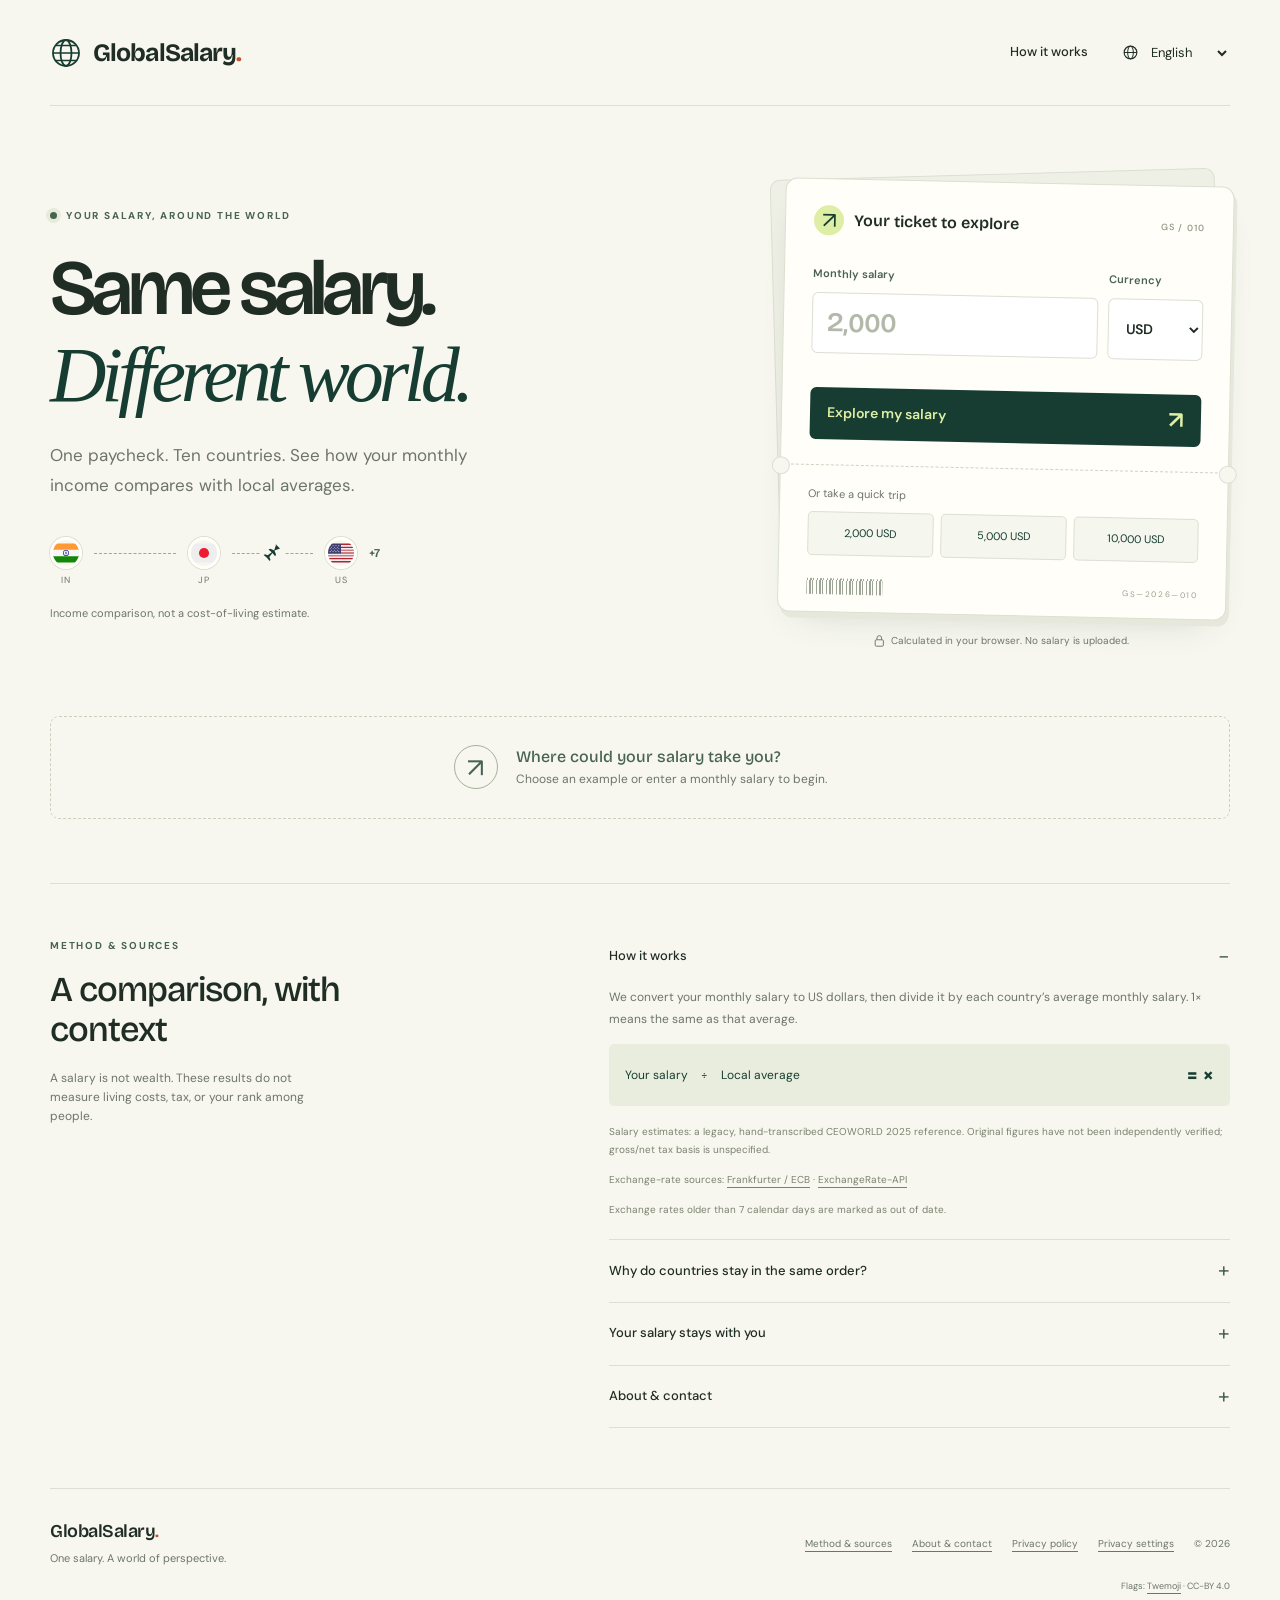
<file: index.html>
<!DOCTYPE html>
<html lang="en">
<head>
  <meta charset="UTF-8">
  <meta name="referrer" content="no-referrer">
  <script src="js/visit.js"></script>
  <meta name="viewport" content="width=device-width, initial-scale=1.0">
  <title>GlobalSalary — Same salary. Different world.</title>
  <meta name="description" content="Take your salary around the world. Compare your monthly income with average salaries in 10 countries, explore what-if scenarios, and share your salary passport.">
  <meta property="og:title" content="Same salary. Different world. — GlobalSalary">
  <meta property="og:description" content="One paycheck. Ten countries. Take your salary on a little world tour.">
  <meta property="og:type" content="website">
  <meta property="og:url" content="https://global-salary-fun.netlify.app/">
  <meta property="og:image" content="https://global-salary-fun.netlify.app/og-image.png">
  <meta property="og:image:alt" content="GlobalSalary — Same salary. Different world. Compare monthly income across ten countries.">
  <meta name="twitter:image" content="https://global-salary-fun.netlify.app/og-image.png">
  <meta name="twitter:card" content="summary_large_image">
  <meta property="og:image:width" content="1200">
  <meta property="og:image:height" content="630">
  <meta name="theme-color" content="#173d32">
  <link rel="icon" href="data:image/svg+xml,%3Csvg xmlns='http://www.w3.org/2000/svg' viewBox='0 0 40 40'%3E%3Crect width='40' height='40' rx='12' fill='%23173d32'/%3E%3Ccircle cx='20' cy='20' r='12' fill='none' stroke='%23dbef98' stroke-width='2'/%3E%3Cellipse cx='20' cy='20' rx='5' ry='12' fill='none' stroke='%23dbef98' stroke-width='2'/%3E%3Cpath d='M8 20h24' stroke='%23dbef98' stroke-width='2'/%3E%3C/svg%3E">
  <link rel="preconnect" href="https://fonts.googleapis.com">
  <link rel="preconnect" href="https://fonts.gstatic.com" crossorigin>
  <link href="https://fonts.googleapis.com/css2?family=Bricolage+Grotesque:wght@500;600;700;800&family=DM+Sans:wght@400;500;600;700&display=swap" rel="stylesheet">
  <link rel="stylesheet" href="css/style.css">
</head>
<body>
  <a class="skip-link" href="#salary-form" data-i18n="startJourney">Start exploring</a>
  <div class="page">
    <header class="header">
      <a class="logo" href="#" aria-label="GlobalSalary home">
        <svg class="logo-mark" width="32" height="32" viewBox="0 0 32 32" fill="none" aria-hidden="true"><circle cx="16" cy="16" r="13" stroke="currentColor" stroke-width="1.8"/><ellipse cx="16" cy="16" rx="5.5" ry="13" stroke="currentColor" stroke-width="1.8"/><path d="M3 16h26M6 8.5h20M6 23.5h20" stroke="currentColor" stroke-width="1.3"/></svg>
        <span>GlobalSalary<span class="logo-dot">.</span></span>
      </a>
      <nav class="header-nav" aria-label="Main navigation">
        <a class="nav-link" href="#how-it-works" data-i18n="howItWorks">How it works</a>
        <div class="language-control">
          <svg width="17" height="17" viewBox="0 0 24 24" fill="none" aria-hidden="true"><circle cx="12" cy="12" r="9" stroke="currentColor" stroke-width="1.6"/><ellipse cx="12" cy="12" rx="4" ry="9" stroke="currentColor" stroke-width="1.4"/><path d="M3 12h18" stroke="currentColor" stroke-width="1.4"/></svg>
          <label class="visually-hidden" for="language">Language</label>
          <select id="language">
            <option value="en">English</option><option value="zh-CN">中文</option><option value="ja">日本語</option><option value="ko">한국어</option><option value="vi">Tiếng Việt</option><option value="hi">हिन्दी</option><option value="pt-BR">Português</option>
          </select>
        </div>
      </nav>
    </header>

    <main>
      <section class="hero" aria-labelledby="hero-title">
        <div class="hero-copy">
          <p class="eyebrow"><span class="status-dot" aria-hidden="true"></span><span data-i18n="heroEyebrow">YOUR SALARY, AROUND THE WORLD</span></p>
          <h1 id="hero-title"><span data-i18n="heroLine1">Same salary.</span><span class="hero-accent" data-i18n="heroLine2">Different world.</span></h1>
          <p class="hero-subtitle" data-i18n="subtitle">One paycheck. Ten countries. See how your monthly income compares with local averages.</p>
          <div class="world-route" aria-hidden="true">
            <div class="route-stop"><img src="assets/flags/in.svg" alt="" width="30" height="30"><span>IN</span></div>
            <span class="route-line"></span>
            <div class="route-stop"><img src="assets/flags/jp.svg" alt="" width="30" height="30"><span>JP</span></div>
            <span class="route-line route-flight"><svg width="25" height="25" viewBox="0 0 24 24" fill="currentColor"><path d="m20.6 3.4-6.2 2.1-5-2-2 1 3.7 3.1-4.6 3.5-3.1-1.3-1.5 1 3.7 3.1 3.1 3.7 1-1.5-1.3-3.1 3.5-4.6 3.1 3.7 1-2-2-5 2.1-6.2a.6.6 0 0 0-.8-.8Z" transform="translate(0 3)"/></svg></span>
            <div class="route-stop"><img src="assets/flags/us.svg" alt="" width="30" height="30"><span>US</span></div>
            <span class="route-more">+7</span>
          </div>
          <p class="hero-note" data-i18n="basisShort">Income comparison, not a cost-of-living estimate.</p>
        </div>

        <div class="ticket-wrap">
          <div class="ticket">
            <div class="ticket-top"><span class="ticket-symbol" aria-hidden="true">↗</span><h2 data-i18n="inputTitle">Your ticket to explore</h2><span class="ticket-code" aria-hidden="true">GS / 010</span></div>
            <form id="salary-form" novalidate>
              <div class="input-labels"><label for="amount" data-i18n="monthlySalary">Monthly salary</label><label for="currency" data-i18n="currency">Currency</label></div>
              <div class="input-row">
                <input type="number" id="amount" name="amount" placeholder="3,000" step="any" min="0.01" inputmode="decimal" aria-describedby="input-error" autocomplete="off" disabled>
                <select id="currency" name="currency" disabled>
                  <option value="USD">USD</option><option value="EUR">EUR</option><option value="GBP">GBP</option><option value="JPY">JPY</option><option value="CNY">CNY</option><option value="INR">INR</option><option value="BRL">BRL</option><option value="VND">VND</option><option value="IDR">IDR</option><option value="RUB">RUB</option>
                </select>
              </div>
              <p class="input-error" id="input-error" aria-live="polite"></p>
              <button class="calc-btn" id="calc-btn" type="submit" disabled><span data-i18n="calcBtn">Explore my salary</span><span aria-hidden="true">↗</span></button>
            </form>
            <div class="ticket-perforation" aria-hidden="true"></div>
            <div class="quick-area"><p data-i18n="quickAmounts">Or take a quick trip</p><div class="quick-fills" id="quick-fills"><button class="quick-fill" type="button" data-amount="2000" data-currency="USD" disabled>2,000 USD</button><button class="quick-fill" type="button" data-amount="5000" data-currency="USD" disabled>5,000 USD</button><button class="quick-fill" type="button" data-amount="10000" data-currency="USD" disabled>10,000 USD</button></div></div>
            <div class="ticket-bottom"><span class="barcode" aria-hidden="true"></span><span aria-hidden="true">GS—2026—010</span></div>
          </div>
          <p class="privacy-short"><svg width="14" height="14" viewBox="0 0 24 24" fill="none" aria-hidden="true"><rect x="5" y="10" width="14" height="11" rx="2" stroke="currentColor" stroke-width="1.6"/><path d="M8 10V7a4 4 0 0 1 8 0v3" stroke="currentColor" stroke-width="1.6"/></svg><span data-i18n="privacyShort">Calculated in your browser. No salary is uploaded.</span></p>
        </div>
      </section>

      <noscript><p class="notice">Enable JavaScript to compare salaries. Calculations run in your browser.</p></noscript>
      <section class="empty-state" id="empty-state" aria-live="polite"><span class="empty-globe" aria-hidden="true">↗</span><div><h2 id="empty-title" data-i18n="emptyTitle">Where could your salary take you?</h2><p id="empty-hint" data-i18n="emptyHint">Choose an example or enter a monthly salary to begin.</p></div><button type="button" class="text-button" id="retry-btn" data-i18n="retry" hidden>Try again</button></section>

      <section class="results-section" id="result-section" aria-labelledby="results-heading" hidden>
        <div class="section-heading"><p class="eyebrow" data-i18n="passport">YOUR SALARY PASSPORT</p><span class="ticket-code" aria-hidden="true">GS / 001</span></div>
        <div id="capture-area">
          <div class="passport-summary">
            <div class="summary-main"><p class="summary-label" data-i18n="summaryCount">Above the average in</p><div class="summary-number"><span id="summary-count">0</span><span class="summary-denominator" id="summary-total">/10</span></div><p class="summary-sentence" id="summary-sentence"></p><div class="salary-pill"><span data-i18n="monthlyIncome">Monthly income</span><strong id="report-amount"></strong></div></div>
            <div class="summary-highlights" id="summary-highlights"></div>
            <div class="passport-orbit" aria-hidden="true"><span></span><span></span><span></span></div>
          </div>
          <div class="data-warning" id="data-warning" role="note" hidden></div>
          <div class="results-toolbar"><div><h2 id="results-heading" data-i18n="resultsTitle">Your salary, country by country</h2><p data-i18n="resultsSubtitle">Same income, converted at market exchange rates.</p></div><span class="average-key"><span aria-hidden="true"></span><span data-i18n="averageMarker">1× = local average</span></span></div>
          <div class="results-container" id="results-container"></div>
          <div class="result-metadata"><p id="data-date"></p><p id="salary-year"></p><p id="partial-note" hidden></p></div>
          <div class="capture-footer"><div class="capture-brand">global-salary-fun.netlify.app</div><p data-i18n="captureDisclaimer">For entertainment only. Not financial advice.</p></div>
        </div>
        <div class="scenario-bar"><span data-i18n="scenarios">What if…</span><div class="scenario-actions"><button type="button" class="scenario-btn" id="half-btn"><span aria-hidden="true">÷2</span><span data-i18n="halfSalary">Half my salary</span></button><button type="button" class="scenario-btn" id="double-btn"><span aria-hidden="true">×2</span><span data-i18n="doubleSalary">Double my salary</span></button></div></div>
        <div class="share-panel" id="share-actions"><div class="share-copy"><h2 data-i18n="shareTitle">A little perspective. Worth sharing.</h2><p data-i18n="shareDescription">Save your passport or send a link for someone else to try.</p></div><div class="share-buttons"><button type="button" class="save-btn" id="share-img-btn"><svg width="18" height="18" viewBox="0 0 24 24" fill="none" aria-hidden="true"><path d="M12 3v12m-4-4 4 4 4-4M4 16v4h16v-4" stroke="currentColor" stroke-width="1.8" stroke-linecap="round" stroke-linejoin="round"/></svg><span id="share-text" data-i18n="shareBtn">Save passport</span></button><button type="button" class="link-btn" id="copy-link-btn"><span aria-hidden="true">↗</span><span data-i18n="copyLink">Copy link</span></button></div><p class="share-privacy" data-i18n="linkPrivacy">The link includes this salary and currency.</p></div>
      </section>
      <p class="visually-hidden" id="results-status" role="status" aria-live="polite"></p>
      <aside class="ad-container" id="ad-container" aria-label="Advertisement" hidden><span data-i18n="advertisement">Advertisement</span><div id="ad-slot"></div></aside>

      <section class="context-section" id="how-it-works" aria-labelledby="context-title">
        <div class="context-intro"><p class="eyebrow" data-i18n="methodology">Method &amp; sources</p><h2 id="context-title" data-i18n="basisTitle">A comparison,<br>with context.</h2><p data-i18n="caveat">A salary is not wealth. These results do not measure living costs, tax, or your rank among people.</p></div>
        <div class="context-details">
          <details open><summary data-i18n="howItWorks">How it works</summary><div class="detail-content"><p data-i18n="basisDescription">We convert your monthly salary to US dollars, then divide it by each country’s average monthly salary. 1× means the same as that average.</p><div class="formula"><span data-i18n="yourSalary">Your salary</span><span aria-hidden="true">÷</span><span data-i18n="localAverage">Local average</span><strong>= ×</strong></div><p class="source-note" data-i18n="sourceNote">Salary estimates: a legacy, hand-transcribed CEOWORLD 2025 reference. Original figures have not been independently verified; gross/net tax basis is unspecified.</p><p class="source-note"><span data-i18n="sourceLink">Exchange-rate sources</span>: <a href="https://www.frankfurter.dev/" target="_blank" rel="noopener noreferrer">Frankfurter / ECB</a> · <a href="https://www.exchangerate-api.com/docs/free" target="_blank" rel="noopener noreferrer">ExchangeRate-API</a></p><p class="source-note" data-i18n="freshnessNote">Exchange rates older than 7 calendar days are marked as out of date.</p></div></details>
          <details><summary data-i18n="whyOrder">Why do countries stay in the same order?</summary><div class="detail-content"><p data-i18n="orderAnswer">All countries compare the same salary against fixed averages, so changing your salary changes the multiples, not their order.</p></div></details>
          <details id="privacy"><summary data-i18n="privacyTitle">Your salary stays with you</summary><div class="detail-content"><p data-i18n="privacyDescription">Calculations happen on your device. Only your language choice is saved. A shared link contains the salary and currency you choose to share.</p></div></details>
          <details><summary data-i18n="aboutTitle">About this little experiment</summary><div class="detail-content"><p data-i18n="aboutDescription">GlobalSalary is a playful way to explore income differences across ten countries. It is for curiosity and conversation, not financial advice.</p></div></details>
        </div>
      </section>
    </main>
    <footer class="footer"><div><a class="footer-brand" href="#">GlobalSalary<span>.</span></a><p data-i18n="footerTagline">One salary. A world of perspective.</p></div><div class="footer-right"><a href="#how-it-works" data-i18n="methodology">Method &amp; sources</a><a href="about.html" data-language-link data-i18n="aboutTitle">About &amp; contact</a><a href="privacy.html" data-language-link data-i18n="privacyPolicy">Privacy policy</a><button type="button" class="text-button" data-privacy-settings data-i18n="privacySettings">Privacy settings</button><span>© 2026</span><span class="credit">Flags: <a href="https://github.com/twitter/twemoji" rel="license noopener">Twemoji</a> · CC-BY 4.0</span></div></footer>
  </div>
  <div id="toast" class="toast" role="status" aria-live="polite" hidden></div>
  <section class="consent-banner" id="consent-banner" aria-labelledby="consent-title" hidden><div><h2 id="consent-title" data-i18n="consentTitle">Help us improve this little trip?</h2><p data-i18n="consentDescription">Allow Google Analytics to measure visits and actions? Your salary is excluded. You can say no and keep using everything.</p><a href="privacy.html" data-language-link data-i18n="privacyPolicy">Privacy policy</a></div><div class="consent-buttons"><button type="button" class="link-btn" id="consent-decline" data-i18n="consentDecline">Decline</button><button type="button" class="save-btn" id="consent-accept" data-i18n="consentAccept">Allow analytics</button></div></section>
  <script src="js/i18n.js"></script>
  <script src="js/site-config.js"></script>
  <script src="js/analytics.js"></script>
  <script src="js/exchange.js"></script>
  <script src="js/levels.js"></script>
  <script src="js/calculator.js"></script>
  <script src="js/render.js"></script>
  <script src="js/share.js"></script>
  <script src="js/main.js"></script>
</body>
</html>
</file>
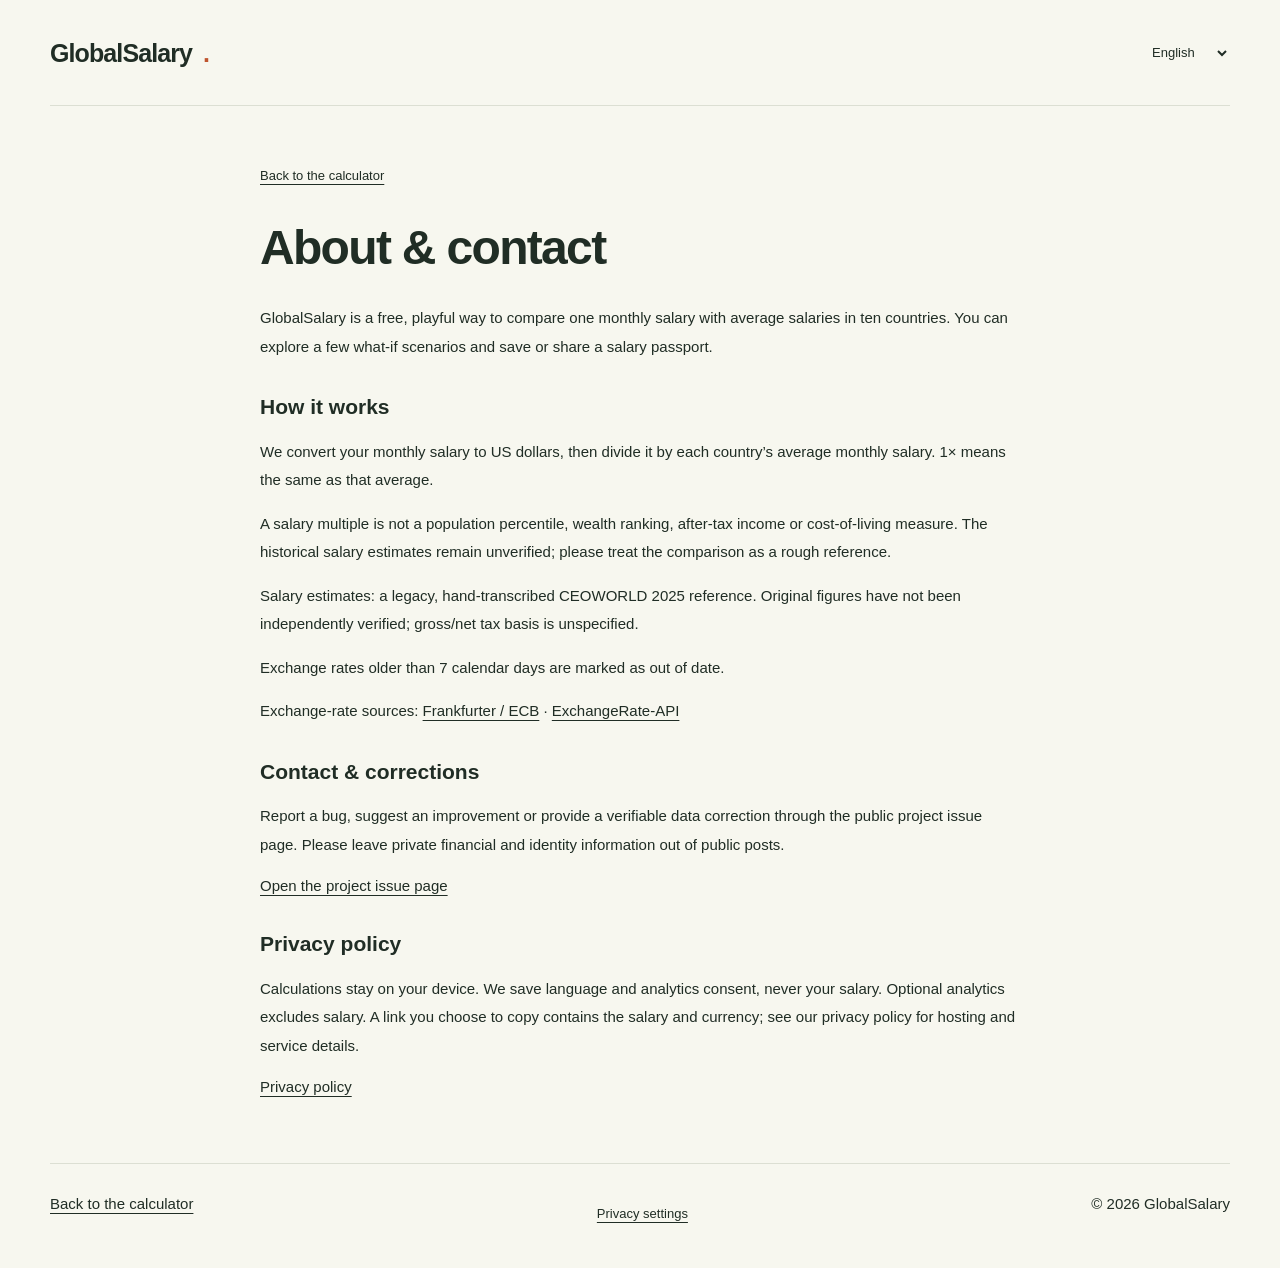
<file: about.html>
<!DOCTYPE html>
<html lang="en">
<head>
  <meta charset="UTF-8">
  <meta name="referrer" content="no-referrer">
  <script src="js/visit.js"></script>
  <meta name="viewport" content="width=device-width, initial-scale=1.0">
  <title>About &amp; contact | GlobalSalary</title>
  <meta name="description" content="About GlobalSalary, its salary comparison method, historical data limitations and contact information.">
  <link rel="canonical" href="https://global-salary-fun.netlify.app/about.html">
  <link rel="stylesheet" href="css/style.css">
</head>
<body data-page-title="aboutTitle">
  <div class="page">
    <header class="header"><a class="logo" href="./" data-language-link>GlobalSalary<span class="logo-dot">.</span></a><div class="language-control"><label class="visually-hidden" for="language">Language</label><select id="language"><option value="en">English</option><option value="zh-CN">中文</option><option value="ja">日本語</option><option value="ko">한국어</option><option value="vi">Tiếng Việt</option><option value="hi">हिन्दी</option><option value="pt-BR">Português</option></select></div></header>
    <main class="legal-page">
      <a href="./" data-language-link data-i18n="backToCalculator">Back to the calculator</a>
      <h1 data-i18n="aboutTitle">About &amp; contact</h1>
      <p data-i18n="aboutDescription">GlobalSalary is a free, playful way to compare one monthly salary with average salaries in ten countries. You can explore a few what-if scenarios and save or share a salary passport.</p>
      <section><h2 data-i18n="howItWorks">How it works</h2><p data-i18n="basisDescription">We convert your monthly salary to US dollars, then divide it by each country’s average monthly salary. 1× means the same as that average.</p><p data-i18n="aboutLimits">A salary multiple is not a population percentile, wealth ranking, after-tax income or cost-of-living measure. The historical salary estimates remain unverified; please treat the comparison as a rough reference.</p><p data-i18n="sourceNote">Salary estimates: a legacy, hand-transcribed CEOWORLD 2025 reference. Original figures have not been independently verified; gross/net tax basis is unspecified.</p><p data-i18n="freshnessNote">Exchange rates older than 7 calendar days are marked as out of date.</p><p><span data-i18n="sourceLink">Exchange-rate sources</span>: <a href="https://www.frankfurter.dev/" rel="noopener noreferrer">Frankfurter / ECB</a> · <a href="https://www.exchangerate-api.com/docs/free" rel="noopener noreferrer">ExchangeRate-API</a></p></section>
      <section><h2 data-i18n="contactTitle">Contact &amp; corrections</h2><p data-i18n="contactDescription">Report a bug, suggest an improvement or provide a verifiable data correction through the public project issue page. Please leave private financial and identity information out of public posts.</p><a href="https://github.com/xuxs17/global_net_worth/issues" rel="noopener noreferrer" data-i18n="contactLink">Open the project issue page</a></section>
      <section><h2 data-i18n="privacyPolicy">Privacy policy</h2><p data-i18n="privacyDescription">Calculations stay on your device. We save language and analytics consent, never your salary. Optional analytics excludes salary. A link you choose to copy contains the salary and currency; see our privacy policy for hosting and service details.</p><a href="privacy.html" data-language-link data-i18n="privacyPolicy">Privacy policy</a></section>
    </main>
    <footer class="footer"><a href="./" data-language-link data-i18n="backToCalculator">Back to the calculator</a><button type="button" class="text-button" data-privacy-settings data-i18n="privacySettings">Privacy settings</button><span>© 2026 GlobalSalary</span></footer>
  </div>
  <section class="consent-banner" id="consent-banner" aria-labelledby="consent-title" hidden><div><h2 id="consent-title" data-i18n="consentTitle">Help us improve this little trip?</h2><p data-i18n="consentDescription">Allow Google Analytics to count visits and actions, without your salary? Declining keeps every feature available.</p><a href="privacy.html" data-language-link data-i18n="privacyPolicy">Privacy policy</a></div><div class="consent-buttons"><button type="button" class="link-btn" id="consent-decline" data-i18n="consentDecline">Decline</button><button type="button" class="save-btn" id="consent-accept" data-i18n="consentAccept">Allow analytics</button></div></section>
  <script src="js/i18n.js"></script><script src="js/site-config.js"></script><script src="js/analytics.js"></script><script src="js/pages.js"></script>
</body>
</html>
</file>
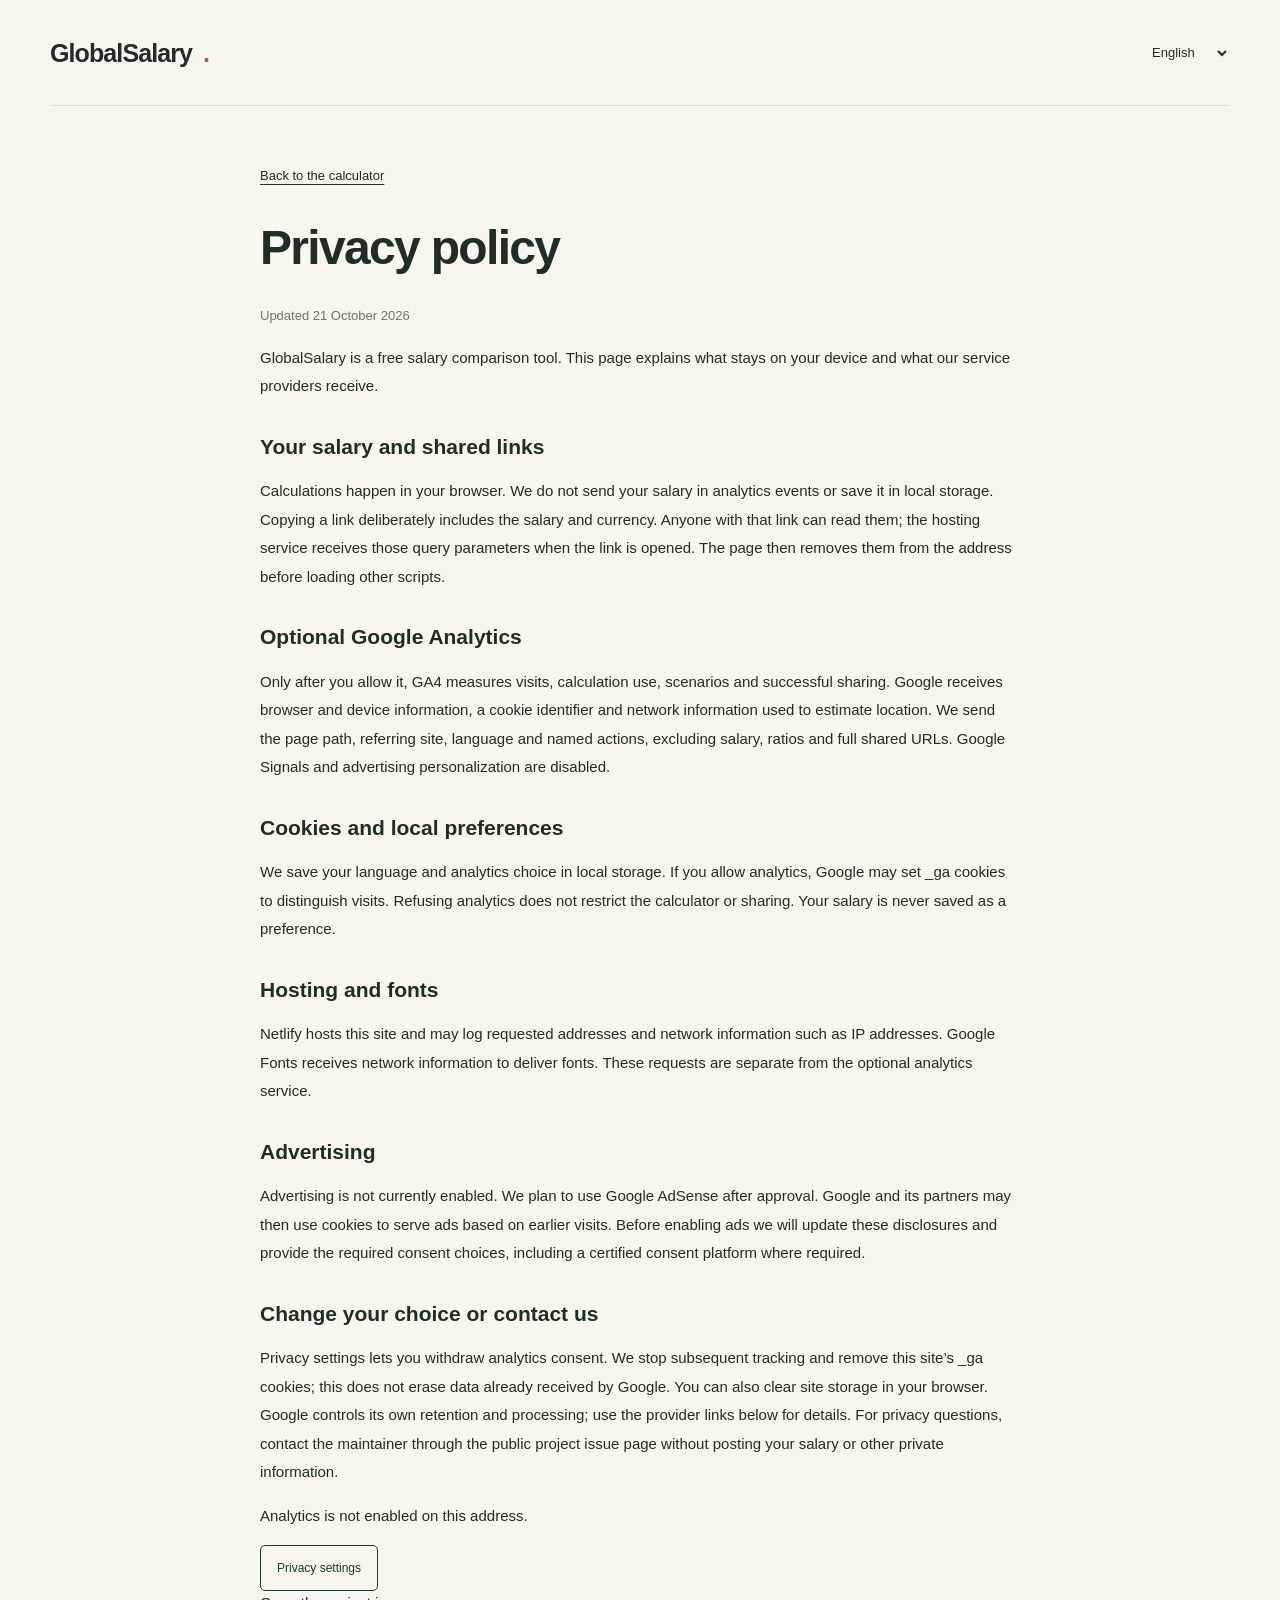
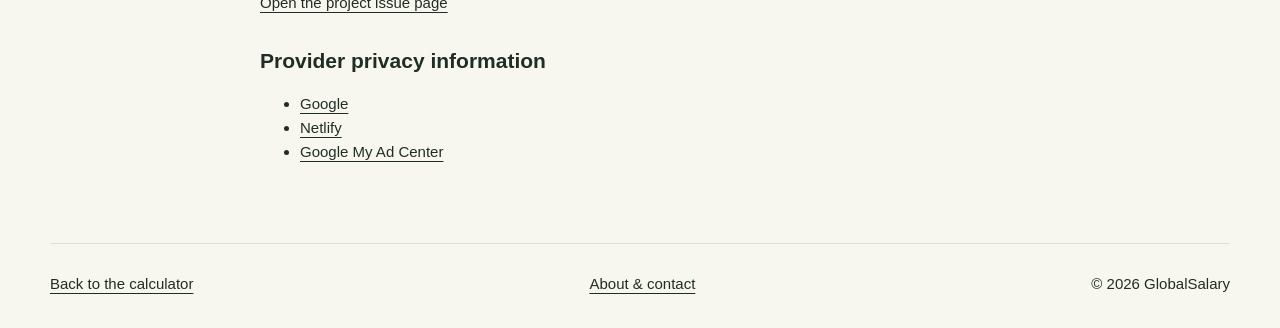
<file: privacy.html>
<!DOCTYPE html>
<html lang="en">
<head>
  <meta charset="UTF-8">
  <meta name="referrer" content="no-referrer">
  <script src="js/visit.js"></script>
  <meta name="viewport" content="width=device-width, initial-scale=1.0">
  <title>Privacy policy | GlobalSalary</title>
  <meta name="description" content="How GlobalSalary handles salary inputs, shared links, optional analytics, cookies and hosting.">
  <link rel="canonical" href="https://global-salary-fun.netlify.app/privacy.html">
  <link rel="stylesheet" href="css/style.css">
</head>
<body data-page-title="privacyPolicy">
  <div class="page">
    <header class="header"><a class="logo" href="./" data-language-link>GlobalSalary<span class="logo-dot">.</span></a><div class="language-control"><label class="visually-hidden" for="language">Language</label><select id="language"><option value="en">English</option><option value="zh-CN">中文</option><option value="ja">日本語</option><option value="ko">한국어</option><option value="vi">Tiếng Việt</option><option value="hi">हिन्दी</option><option value="pt-BR">Português</option></select></div></header>
    <main class="legal-page">
      <a href="./" data-language-link data-i18n="backToCalculator">Back to the calculator</a>
      <h1 data-i18n="privacyPolicy">Privacy policy</h1>
      <p class="legal-date" data-i18n="policyUpdated">Updated 21 October 2026</p>
      <p data-i18n="policyIntro">GlobalSalary is a free salary comparison tool. This page explains what stays on your device and what our service providers receive.</p>
      <section><h2 data-i18n="policySalaryTitle">Your salary and shared links</h2><p data-i18n="policySalaryText">Calculations happen in your browser. We do not send your salary in analytics events or save it in local storage. Copying a link deliberately includes the salary and currency. Anyone with that link can read them; the hosting service receives those query parameters when the link is opened. The page then removes them from the address before loading other scripts.</p></section>
      <section><h2 data-i18n="policyAnalyticsTitle">Optional Google Analytics</h2><p data-i18n="policyAnalyticsText">Only after you allow it, GA4 measures visits, calculation use, scenarios and successful sharing. Google receives browser and device information, a cookie identifier and network information used to estimate location. We send the page path, referring site, language and named actions, excluding salary, ratios and full shared URLs. Google Signals and advertising personalization are disabled.</p></section>
      <section><h2 data-i18n="policyStorageTitle">Cookies and local preferences</h2><p data-i18n="policyStorageText">We save your language and analytics choice in local storage. If you allow analytics, Google may set _ga cookies to distinguish visits. Refusing analytics does not restrict the calculator or sharing. Your salary is never saved as a preference.</p></section>
      <section><h2 data-i18n="policyThirdPartiesTitle">Hosting and fonts</h2><p data-i18n="policyThirdPartiesText">Netlify hosts this site and may log requested addresses and network information such as IP addresses. Google Fonts receives network information to deliver fonts. These requests are separate from the optional analytics service.</p></section>
      <section><h2 data-i18n="policyAdsTitle">Advertising</h2><p data-i18n="policyAdsText">Advertising is not currently enabled. We plan to use Google AdSense after approval. Google and its partners may then use cookies to serve ads based on earlier visits. Before enabling ads we will update these disclosures and provide the required consent choices, including a certified consent platform where required.</p></section>
      <section><h2 data-i18n="policyControlTitle">Change your choice or contact us</h2><p data-i18n="policyControlText">Privacy settings lets you withdraw analytics consent. We stop subsequent tracking and remove this site’s _ga cookies; this does not erase data already received by Google. You can also clear site storage in your browser. Google controls its own retention and processing; use the provider links below for details. For privacy questions, contact the maintainer through the public project issue page without posting your salary or other private information.</p><p id="consent-status" role="status"></p><button class="link-btn" type="button" data-privacy-settings data-i18n="privacySettings">Privacy settings</button> <a href="https://github.com/xuxs17/global_net_worth/issues" rel="noopener noreferrer" data-i18n="contactLink">Open the project issue page</a></section>
      <section><h2 data-i18n="policyLinks">Provider privacy information</h2><ul><li><a href="https://policies.google.com/technologies/partner-sites" rel="noopener noreferrer">Google</a></li><li><a href="https://www.netlify.com/privacy/" rel="noopener noreferrer">Netlify</a></li><li><a href="https://myadcenter.google.com/" rel="noopener noreferrer">Google My Ad Center</a></li></ul></section>
    </main>
    <footer class="footer"><a href="./" data-language-link data-i18n="backToCalculator">Back to the calculator</a><a href="about.html" data-language-link data-i18n="aboutTitle">About &amp; contact</a><span>© 2026 GlobalSalary</span></footer>
  </div>
  <section class="consent-banner" id="consent-banner" aria-labelledby="consent-title" hidden><div><h2 id="consent-title" data-i18n="consentTitle">Help us improve this little trip?</h2><p data-i18n="consentDescription">Allow Google Analytics to count visits and actions, without your salary? Declining keeps every feature available.</p><a href="privacy.html" data-language-link data-i18n="privacyPolicy">Privacy policy</a></div><div class="consent-buttons"><button type="button" class="link-btn" id="consent-decline" data-i18n="consentDecline">Decline</button><button type="button" class="save-btn" id="consent-accept" data-i18n="consentAccept">Allow analytics</button></div></section>
  <script src="js/i18n.js"></script><script src="js/site-config.js"></script><script src="js/analytics.js"></script><script src="js/pages.js"></script>
</body>
</html>
</file>
<file: css/style.css>
:root {
  --paper: #f7f7ef;
  --surface: #fffef9;
  --ink: #202d25;
  --green: #173d32;
  --green-muted: #486253;
  --lime: #deeea4;
  --muted: #6d756b;
  --line: #dcdfd3;
  --orange: #bf542e;
  --display: 'Bricolage Grotesque', 'Microsoft YaHei', sans-serif;
  --body: 'DM Sans', 'Microsoft YaHei', sans-serif;
}
* { box-sizing: border-box; }
html { scroll-behavior: smooth; scroll-padding-top: 30px; }
body { margin: 0; color: var(--ink); background: var(--paper); font-family: var(--body); font-size: 15px; line-height: 1.6; -webkit-font-smoothing: antialiased; }
button, input, select { font: inherit; }
button, select { cursor: pointer; }
button, a, input, select, summary { -webkit-tap-highlight-color: transparent; }
button { touch-action: manipulation; }
a { color: inherit; text-underline-offset: 4px; }
button:focus-visible, a:focus-visible, input:focus-visible, select:focus-visible, summary:focus-visible { outline: 3px solid #c47b30; outline-offset: 4px; }
button:disabled, select:disabled, input:disabled { cursor: wait; opacity: .55; }
[hidden] { display: none !important; }
.visually-hidden { position: absolute; width: 1px; height: 1px; padding: 0; margin: -1px; overflow: hidden; clip-path: inset(50%); white-space: nowrap; border: 0; }
.skip-link { position: fixed; top: 12px; left: 16px; z-index: 20; padding: 12px 20px; background: var(--green); color: white; border-radius: 8px; opacity: 0; pointer-events: none; transform: translateY(-200%); }
.skip-link:focus { opacity: 1; pointer-events: auto; transform: none; }
.page { width: min(1180px, calc(100% - 96px)); margin: auto; }
.header { display: flex; align-items: center; justify-content: space-between; min-height: 106px; border-bottom: 1px solid var(--line); gap: 24px; }
.logo { display: inline-flex; align-items: center; gap: 11px; font-family: var(--display); font-size: 25px; font-weight: 700; letter-spacing: -.9px; text-decoration: none; flex-shrink: 0; min-height: 44px; }
.logo-mark { color: var(--green); }
.logo-dot, .footer-brand span { color: var(--orange); }
.header-nav { display: flex; align-items: center; gap: 34px; }
.nav-link { font-size: 13px; font-weight: 500; text-decoration: none; display: inline-flex; align-items: center; min-height: 44px; }
.nav-link:hover { text-decoration: underline; }
.language-control { display: flex; align-items: center; gap: 6px; }
.language-control select { color: var(--ink); background: transparent; border: 0; min-height: 44px; font-size: 13px; padding: 0 2px; max-width: 130px; }
.hero { padding: 76px 0 68px; display: grid; grid-template-columns: minmax(0, 1.25fr) minmax(340px, .85fr); gap: 70px; align-items: center; }
.eyebrow { font-size: 10px; line-height: 1.6; letter-spacing: 1.8px; font-weight: 700; color: var(--green-muted); text-transform: uppercase; margin: 0 0 24px; display: flex; align-items: center; gap: 9px; }
.status-dot { width: 7px; height: 7px; flex-shrink: 0; background: var(--green-muted); border-radius: 50%; box-shadow: 0 0 0 4px #e6ebda; }
h1 { font-family: var(--display); font-weight: 600; font-size: clamp(46px, 6.1vw, 86px); letter-spacing: -.065em; line-height: 1.04; margin: 0 0 26px; }
h1 > span { display: block; }
h1 .hero-accent { font-family: Georgia, 'Times New Roman', 'Microsoft YaHei', serif; font-weight: 400; font-style: italic; color: var(--green); letter-spacing: -.065em; margin-top: 5px; }
.hero-subtitle { color: var(--muted); font-size: 17px; line-height: 1.75; max-width: 430px; margin: 0; }
.world-route { display: flex; align-items: center; width: min(330px, 100%); margin: 36px 0 18px; gap: 12px; }
.route-stop { display: flex; flex-direction: column; align-items: center; gap: 4px; }
.route-stop img { width: 32px; height: 32px; object-fit: cover; border-radius: 50%; border: 3px solid var(--surface); box-shadow: 0 0 0 1px var(--line); }
.route-stop span { font-size: 9px; color: var(--muted); letter-spacing: 1px; }
.route-line { flex: 1; height: 1px; position: relative; border-top: 1px dashed #9caa93; margin-top: -17px; }
.route-flight svg { position: absolute; top: -13px; left: calc(50% - 12px); color: var(--green); background: var(--paper); padding: 2px; }
.route-more { font-family: var(--display); font-size: 12px; font-weight: 600; color: var(--green-muted); margin-top: -17px; }
.hero-note { font-size: 11px; color: var(--muted); margin: 0; }
.ticket-wrap { position: relative; min-width: 0; transform: rotate(1.2deg); }
.ticket { background: var(--surface); padding: 26px 28px 17px; position: relative; border: 1px solid #dce0d1; border-radius: 12px; box-shadow: 3px 6px 0 #e7e8dc, 0 18px 38px -20px #233e3133; }
.ticket::before { content: ''; position: absolute; inset: -9px 9px 9px -7px; border: 1px solid var(--line); background: #eeefe5; border-radius: 10px; z-index: -1; transform: rotate(-2.8deg); }
.ticket-top { display: flex; align-items: center; gap: 10px; margin-bottom: 30px; }
.ticket-symbol { display: flex; align-items: center; justify-content: center; width: 30px; height: 30px; font-size: 23px; background: var(--lime); color: var(--green); border-radius: 50%; flex-shrink: 0; }
.ticket-top h2 { font-family: var(--display); font-weight: 600; font-size: 16px; line-height: 1.3; margin: 0; }
.ticket-code { font-family: var(--body); font-size: 9px; font-weight: 500; color: #89927e; white-space: nowrap; letter-spacing: 1.2px; }
.ticket-top .ticket-code { margin-left: auto; }
.input-labels { display: grid; grid-template-columns: minmax(0, 1fr) 95px; gap: 10px; font-size: 11px; color: var(--green-muted); font-weight: 600; margin-bottom: 9px; }
.input-row { display: grid; grid-template-columns: minmax(0, 1fr) 95px; gap: 10px; }
.input-row input, .input-row select { width: 100%; border: 1px solid var(--line); background: #fff; color: var(--ink); border-radius: 6px; height: 61px; min-width: 0; padding: 0 14px; }
.input-row input { font-size: 27px; font-family: var(--display); font-weight: 600; font-variant-numeric: tabular-nums; }
.input-row input::placeholder { color: #b2b9aa; }
.input-row input[aria-invalid='true'] { border-color: var(--orange); }
.input-row select { font-size: 14px; font-weight: 600; padding-left: 13px; }
.input-error { min-height: 20px; font-size: 11px; color: #a24127; margin: 6px 0 8px; line-height: 1.5; }
.calc-btn { border: 0; width: 100%; min-height: 52px; padding: 13px 17px; display: flex; justify-content: space-between; align-items: center; gap: 12px; background: var(--green); color: var(--lime); border-radius: 6px; font-size: 14px; font-weight: 600; transition: background .2s, transform .2s; }
.calc-btn > span:last-child { font-size: 24px; line-height: 1; }
.calc-btn:hover { background: #245743; }
.calc-btn:active { transform: translateY(1px); }
.ticket-perforation { position: relative; border-top: 1px dashed #cdd3c2; margin: 25px -28px 20px; }
.ticket-perforation::before, .ticket-perforation::after { content: ''; position: absolute; width: 16px; height: 16px; background: var(--paper); border: 1px solid var(--line); border-radius: 50%; top: -8px; }
.ticket-perforation::before { left: -9px; }
.ticket-perforation::after { right: -9px; }
.quick-area > p { font-size: 11px; color: var(--muted); margin: 0 0 9px; }
.quick-fills { display: flex; flex-wrap: wrap; gap: 7px; }
.quick-fill { color: var(--green); font-size: 11px; min-height: 44px; padding: 8px 11px; border: 1px solid var(--line); border-radius: 5px; background: #f5f6ed; transition: border-color .2s, background .2s; font-variant-numeric: tabular-nums; flex: 1; white-space: nowrap; }
.quick-fill:hover { background: #e8edda; border-color: #a8b596; }
.ticket-bottom { display: flex; align-items: end; justify-content: space-between; margin-top: 23px; color: #9ba18f; font-size: 8px; letter-spacing: 1.6px; }
.barcode { width: 76px; height: 16px; opacity: .55; background: repeating-linear-gradient(90deg, #4b5c46 0 1px, transparent 1px 3px, #4b5c46 3px 5px, transparent 5px 6px, #4b5c46 6px 7px, transparent 7px 10px); }
.privacy-short { display: flex; justify-content: center; align-items: center; gap: 5px; font-size: 10px; line-height: 1.5; color: var(--muted); margin: 17px 0 0; transform: rotate(-1.2deg); text-align: center; }
.privacy-short svg { flex: 0 0 14px; }
.empty-state { display: flex; justify-content: center; align-items: center; gap: 18px; padding: 28px; margin: 0 0 64px; border: 1px dashed #c9d0be; border-radius: 9px; color: var(--green-muted); text-align: left; }
.empty-globe { border: 1px solid #a4b197; border-radius: 50%; width: 44px; height: 44px; display: flex; align-items: center; justify-content: center; font-size: 27px; flex-shrink: 0; }
.empty-state h2 { font-family: var(--display); font-size: 16px; line-height: 1.45; font-weight: 500; margin: 0 0 2px; }
.empty-state p { color: var(--muted); font-size: 12px; margin: 0; }
.empty-state.is-error { border-color: #c97b4b; background: #fff6e6; }
.text-button { border: 0; background: transparent; color: var(--green); min-height: 44px; font-size: 13px; text-decoration: underline; flex-shrink: 0; }
.section-heading { display: flex; justify-content: space-between; align-items: center; margin-bottom: 14px; }
.section-heading .eyebrow { margin: 0; }
.results-section { padding-top: 12px; margin-bottom: 70px; animation: arrive .4s ease-out; }
.passport-summary { display: grid; grid-template-columns: 1.1fr 1fr; gap: 24px; color: #f6f8ec; background: var(--green); border-radius: 12px; padding: 38px 40px; position: relative; overflow: hidden; }
.summary-main, .summary-highlights { z-index: 1; }
.summary-label { font-size: 13px; color: #d0dcc8; margin: 0 0 4px; }
.summary-number { font-family: var(--display); font-size: 82px; font-weight: 500; line-height: 1.1; letter-spacing: -6px; color: var(--lime); font-variant-numeric: tabular-nums; }
.summary-denominator { color: #8da88a; font-size: 46px; margin-left: 5px; letter-spacing: -3px; }
.summary-sentence { font-size: 13px; margin: 9px 0 20px; color: #e0e9d6; }
.salary-pill { display: inline-flex; align-items: center; flex-wrap: wrap; gap: 8px 14px; border-top: 1px solid #50745b; padding-top: 16px; }
.salary-pill span { color: #b3c7ac; font-size: 11px; }
.salary-pill strong { font-size: 15px; font-weight: 500; font-variant-numeric: tabular-nums; overflow-wrap: anywhere; }
.summary-highlights { display: grid; gap: 12px; align-content: center; }
.highlight-card { border: 1px solid #577557; border-radius: 8px; background: #ffffff05; padding: 16px 20px; display: grid; grid-template-columns: 1fr auto; align-items: center; gap: 8px 16px; }
.highlight-label { font-size: 10px; color: #afc4a6; margin: 0 0 5px; }
.highlight-country { font-family: var(--display); font-size: 20px; font-weight: 500; margin: 0; display: flex; align-items: center; gap: 9px; line-height: 1.3; }
.highlight-country img { width: 22px; height: 22px; border-radius: 50%; object-fit: cover; flex-shrink: 0; }
.highlight-ratio { color: var(--lime); font-family: var(--display); font-size: 27px; font-weight: 500; letter-spacing: -1px; white-space: nowrap; }
.passport-orbit { position: absolute; width: 420px; height: 420px; top: 20px; left: 8%; opacity: .07; border: 1px solid #efffb8; border-radius: 50%; transform: rotate(-25deg); pointer-events: none; }
.passport-orbit span { position: absolute; inset: 0 24%; border: 1px solid #efffb8; border-radius: 50%; }
.passport-orbit span:nth-child(2) { inset: 0 40%; }
.passport-orbit span:nth-child(3) { inset: 33% 0; }
.data-warning { margin: 16px 0; border: 1px solid #e8d8ae; color: #75521e; background: #fdf5df; border-radius: 6px; padding: 12px 16px; font-size: 12px; line-height: 1.65; }
.results-toolbar { display: flex; justify-content: space-between; align-items: center; gap: 20px; padding: 38px 0 20px; }
.results-toolbar h2 { font-family: var(--display); font-size: 24px; font-weight: 600; letter-spacing: -.6px; line-height: 1.25; margin: 0; }
.results-toolbar p { color: var(--muted); font-size: 12px; margin: 6px 0 0; }
.average-key { display: flex; align-items: center; gap: 7px; flex-shrink: 0; font-size: 10px; color: var(--muted); }
.average-key > span:first-child { height: 12px; border-left: 1px dashed #6c7963; }
.results-container { display: grid; grid-template-columns: repeat(2, minmax(0, 1fr)); gap: 16px; }
.result-card { background: var(--surface); border: 1px solid var(--line); border-radius: 9px; padding: 22px 24px 20px; min-width: 0; animation: arrive .35s ease-out both; }
.card-top { display: flex; align-items: center; gap: 12px; margin-bottom: 21px; }
.card-flag { width: 33px; height: 33px; border-radius: 50%; object-fit: cover; border: 1px solid #e5e7db; flex-shrink: 0; }
.card-country { font-family: var(--display); font-size: 18px; font-weight: 600; line-height: 1.25; margin: 0; }
.card-currency { font-size: 9px; color: #828b77; letter-spacing: 1px; margin-top: 4px; }
.card-number { margin-left: auto; align-self: start; font-family: var(--display); font-size: 11px; color: #7b8672; }
.ratio-row { display: flex; justify-content: space-between; gap: 10px; align-items: center; }
.card-ratio { font-family: var(--display); font-size: 41px; font-weight: 500; letter-spacing: -2px; line-height: 1.1; color: var(--green); font-variant-numeric: tabular-nums; overflow-wrap: anywhere; }
.card-ratio small { font-size: 24px; margin-left: 2px; }
.ratio-status { font-size: 10px; line-height: 1.4; color: #426044; background: #edf2e2; border-radius: 4px; padding: 6px 8px; max-width: 45%; text-align: center; }
.result-card.below-average .ratio-status { color: #8a5635; background: #f6eee1; }
.result-card.below-average .card-ratio { color: #866143; }
.ratio-track { margin: 18px 0 22px; height: 5px; background: #e9ecdf; border-radius: 3px; position: relative; }
.ratio-fill { height: 100%; background: #749562; border-radius: 3px; min-width: 1px; max-width: 100%; }
.below-average .ratio-fill { background: #ba9870; }
.average-marker { height: 13px; position: absolute; top: -4px; width: 1px; border-left: 1px dashed #66785c; }
.card-money { border-top: 1px solid #eceee4; padding-top: 14px; display: grid; grid-template-columns: 1fr 1fr; gap: 16px; }
.money-label { display: block; font-size: 10px; color: var(--muted); margin-bottom: 4px; }
.money-value { display: block; font-size: 14px; font-weight: 500; font-variant-numeric: tabular-nums; overflow-wrap: anywhere; line-height: 1.5; }
.money-value small { font-size: 10px; font-weight: 400; color: var(--muted); margin-left: 3px; }
.level-unavailable { color: var(--muted); font-size: 13px; padding: 35px 0; }
.result-metadata { display: flex; flex-wrap: wrap; justify-content: space-between; gap: 5px 16px; padding: 18px 2px 0; color: var(--muted); font-size: 10px; }
.result-metadata p { margin: 0; }
.result-metadata #partial-note { width: 100%; color: #8a5635; }
.capture-footer { display: none; }
.scenario-bar { display: flex; align-items: center; justify-content: center; gap: 24px; padding: 28px 0 32px; }
.scenario-bar > span { font-size: 12px; color: var(--muted); }
.scenario-actions { display: flex; gap: 10px; }
.scenario-btn { border: 1px solid #cfd6c5; border-radius: 5px; background: transparent; color: var(--green); display: flex; justify-content: center; align-items: center; gap: 9px; min-height: 44px; padding: 8px 15px; font-size: 12px; }
.scenario-btn:hover { background: #edf0e2; border-color: #8fa47e; }
.scenario-btn > span:first-child { font-size: 15px; font-family: var(--display); }
.share-panel { border: 1px solid #ccd6b6; background: #eef2df; border-radius: 9px; padding: 26px 30px 18px; display: grid; grid-template-columns: minmax(0, 1fr) auto; column-gap: 30px; align-items: center; }
.share-copy h2 { font-family: var(--display); font-size: 20px; font-weight: 600; line-height: 1.3; letter-spacing: -.3px; margin: 0 0 6px; }
.share-copy p { font-size: 12px; color: var(--green-muted); margin: 0; }
.share-buttons { display: flex; gap: 9px; }
.save-btn, .link-btn { display: flex; justify-content: center; align-items: center; gap: 8px; border: 1px solid var(--green); border-radius: 5px; min-height: 46px; padding: 10px 16px; font-size: 12px; font-weight: 500; }
.save-btn { background: var(--green); color: #f6fae9; }
.save-btn:hover { background: #245743; }
.link-btn { background: transparent; color: var(--green); }
.link-btn:hover { background: #e1e8cd; }
.share-privacy { color: #687c59; font-size: 10px; margin: 13px 0 0; grid-column: 1/-1; }
.ad-container { text-align: center; min-height: 90px; margin: 24px 0; }
.ad-container > span { color: var(--muted); font-size: 10px; text-transform: uppercase; }
.context-section { border-top: 1px solid var(--line); padding: 54px 0 60px; display: grid; grid-template-columns: .85fr 1.15fr; gap: 100px; }
.context-intro .eyebrow { margin-bottom: 15px; }
.context-intro h2 { font-family: var(--display); font-size: 35px; font-weight: 500; letter-spacing: -1px; line-height: 1.15; margin: 0 0 20px; max-width: 300px; }
.context-intro > p:last-child { color: var(--muted); font-size: 12px; max-width: 290px; }
.context-details details { border-bottom: 1px solid var(--line); }
.context-details details:first-child { margin-top: -12px; }
.context-details summary { display: flex; justify-content: space-between; align-items: center; gap: 20px; cursor: pointer; min-height: 58px; padding: 14px 0; font-size: 13px; font-weight: 500; list-style: none; }
.context-details summary::-webkit-details-marker { display: none; }
.context-details summary::after { content: '+'; font-size: 21px; font-weight: 400; color: var(--green-muted); flex-shrink: 0; }
.context-details details[open] > summary::after { content: '−'; }
.detail-content { font-size: 12px; color: var(--muted); padding: 0 0 20px; line-height: 1.8; }
.detail-content p { margin: 0 0 12px; }
.detail-content p:last-child { margin-bottom: 0; }
.formula { display: flex; align-items: center; flex-wrap: wrap; gap: 13px; background: #e9edde; color: var(--green); border-radius: 5px; padding: 13px 16px; margin: 14px 0 17px; font-size: 12px; }
.formula strong { font-family: var(--display); font-size: 20px; margin-left: auto; }
.detail-content .source-note { font-size: 10px; color: #7a826f; }
.footer { display: flex; justify-content: space-between; align-items: start; padding: 28px 0 32px; gap: 40px; border-top: 1px solid var(--line); }
.footer-brand { font-family: var(--display); font-size: 18px; font-weight: 600; text-decoration: none; letter-spacing: -.5px; }
.footer p { font-size: 11px; color: var(--muted); margin: 4px 0 0; }
.footer-right { display: flex; gap: 5px 20px; flex-wrap: wrap; justify-content: flex-end; color: var(--muted); font-size: 10px; max-width: 450px; padding-top: 5px; }
.footer-right a { display: inline-flex; align-items: center; min-height: 44px; }
.footer-right > span:not(.credit) { display: inline-flex; align-items: center; }
.footer-right > .credit { width: 100%; text-align: right; font-size: 9px; }
.credit a { min-height: 30px; }
.toast { position: fixed; left: 50%; bottom: 28px; z-index: 30; transform: translateX(-50%); border: 1px solid #6f8559; border-radius: 8px; background: var(--green); color: #eff7d4; padding: 14px 22px; max-width: calc(100% - 32px); width: max-content; font-size: 13px; box-shadow: 0 8px 22px #173d3226; }
.notice { padding: 20px; border: 1px solid var(--orange); }
@keyframes arrive { from { opacity: 0; transform: translateY(8px); } to { opacity: 1; transform: none; } }
:lang(zh-CN) h1, :lang(ja) h1, :lang(ko) h1 { font-size: clamp(42px, 4.9vw, 68px); letter-spacing: -.045em; line-height: 1.25; }
:lang(zh-CN) h1 .hero-accent, :lang(ja) h1 .hero-accent, :lang(ko) h1 .hero-accent { font-family: var(--display); font-style: normal; font-weight: 500; }
:lang(hi) h1 { font-size: clamp(44px, 5.6vw, 72px); letter-spacing: -.02em; line-height: 1.35; }
@media (min-width: 1500px) { .hero { padding-top: 92px; padding-bottom: 82px; } }
@media (max-width: 1050px) {
  .page { width: calc(100% - 64px); }
  .hero { gap: 38px; grid-template-columns: minmax(0, 1fr) minmax(330px, .9fr); padding: 60px 0; }
  h1 { font-size: 66px; }
  .ticket { padding: 24px 22px 16px; }
  .ticket-perforation { margin-left: -22px; margin-right: -22px; }
  .ticket-code { font-size: 8px; }
  .share-panel { grid-template-columns: 1fr; row-gap: 20px; }
  .share-privacy { margin-top: -10px; }
  .context-section { gap: 55px; }
}
@media (max-width: 760px) {
  .page { width: calc(100% - 40px); }
  .header { min-height: 78px; gap: 12px; }
  .logo { font-size: 22px; gap: 8px; }
  .logo-mark { width: 27px; height: 27px; }
  .header-nav { gap: 12px; }
  .nav-link { display: none; }
  .hero { grid-template-columns: 1fr; gap: 38px; padding: 42px 0 36px; }
  .hero-copy { max-width: 580px; }
  h1 { font-size: clamp(44px, 9.7vw, 70px); margin-bottom: 20px; }
  .hero-subtitle { font-size: 15px; max-width: 430px; line-height: 1.7; }
  .eyebrow { font-size: 9px; letter-spacing: 1.4px; margin-bottom: 17px; }
  .world-route, .hero-note { display: none; }
  .ticket-wrap { width: min(100%, 470px); justify-self: center; transform: rotate(.6deg); }
  .ticket { padding: 22px 24px 15px; }
  .ticket-top { margin-bottom: 23px; }
  .ticket-top h2 { font-size: 17px; }
  .ticket-perforation { margin: 22px -24px 17px; }
  .privacy-short { transform: rotate(-.6deg); }
  .empty-state { padding: 22px 18px; margin-bottom: 40px; gap: 13px; flex-wrap: wrap; justify-content: start; }
  .empty-state > div { flex: 1; min-width: 180px; }
  .empty-state h2 { font-size: 15px; }
  .empty-state p { font-size: 11px; }
  .passport-summary { padding: 28px; grid-template-columns: 1fr; gap: 26px; }
  .summary-number { font-size: 76px; }
  .summary-main { display: grid; grid-template-columns: 1fr auto; }
  .summary-label, .summary-sentence { grid-column: 1; }
  .summary-number { grid-column: 2; grid-row: 1/3; align-self: center; }
  .summary-sentence { margin: 7px 0 0; }
  .salary-pill { grid-column: 1/-1; margin-top: 18px; }
  .summary-denominator { font-size: 36px; }
  .summary-highlights { grid-template-columns: repeat(2, minmax(0,1fr)); gap: 10px; }
  .highlight-card { grid-template-columns: 1fr; padding: 13px; gap: 8px; }
  .highlight-label { font-size: 9px; }
  .highlight-country { font-size: 15px; gap: 6px; }
  .highlight-country img { width: 19px; height: 19px; }
  .highlight-ratio { font-size: 27px; }
  .results-toolbar { flex-wrap: wrap; padding-top: 28px; gap: 12px; }
  .results-toolbar h2 { font-size: 23px; }
  .results-container { gap: 12px; }
  .result-card { padding: 18px; }
  .card-country { font-size: 16px; }
  .card-ratio { font-size: 36px; }
  .card-flag { width: 28px; height: 28px; }
  .card-top { gap: 9px; margin-bottom: 18px; }
  .ratio-status { font-size: 9px; padding: 5px 6px; }
  .money-value { font-size: 12px; }
  .card-money { gap: 10px; }
  .scenario-bar { flex-direction: column; gap: 12px; padding: 24px 0; }
  .scenario-actions { width: 100%; }
  .scenario-btn { flex: 1; }
  .share-panel { padding: 23px 22px 18px; gap: 18px; }
  .share-copy h2 { font-size: 21px; }
  .share-buttons { flex-wrap: wrap; }
  .save-btn, .link-btn { flex: 1; padding: 11px 12px; }
  .share-privacy { margin-top: -6px; }
  .results-section { margin-bottom: 42px; }
  .context-section { grid-template-columns: 1fr; gap: 24px; padding: 34px 0 30px; }
  .context-intro h2 { font-size: 29px; max-width: none; margin-bottom: 12px; }
  .context-intro > p:last-child { max-width: 500px; }
  .context-details details:first-child { margin-top: 0; }
  .context-details summary { font-size: 12px; }
  .footer { padding: 26px 0; gap: 20px; }
  .footer-right { flex-direction: column; align-items: flex-end; gap: 2px; }
  .footer-right > a { min-height: 44px; text-align: right; }
  .footer-right > span:not(.credit) { min-height: 30px; }
  .footer-right > .credit { font-size: 8px; }
  :lang(zh-CN) h1, :lang(ja) h1, :lang(ko) h1 { font-size: clamp(38px, 7.5vw, 56px); }
  :lang(hi) h1 { font-size: clamp(40px, 9vw, 60px); }
}
@media (max-width: 480px) {
  .header { min-height: 70px; }
  .hero { padding-top: 32px; gap: 28px; }
  .hero .eyebrow { font-size: 8px; letter-spacing: 1.2px; }
  .ticket-top h2 { font-size: 16px; }
  .ticket-code { font-size: 7px; }
  .input-row, .input-labels { grid-template-columns: minmax(0, 1fr) 85px; }
  .input-row input { font-size: 26px; }
  .input-row input, .input-row select { height: 56px; }
  .ticket-bottom { margin-top: 18px; }
  .quick-fill { font-size: 10px; padding: 7px 8px; }
  .results-container { grid-template-columns: 1fr; }
  .result-card { padding: 21px 22px; }
  .card-country { font-size: 18px; }
  .card-ratio { font-size: 40px; }
  .money-value { font-size: 14px; }
  .ratio-status { font-size: 10px; }
  .summary-number { font-size: 62px; letter-spacing: -4px; }
  .summary-denominator { font-size: 31px; letter-spacing: -2px; }
  .passport-summary { padding: 24px 20px; }
  .summary-label { max-width: 140px; font-size: 12px; }
  .summary-sentence { max-width: 140px; font-size: 11px; }
  .highlight-country { font-size: 14px; }
  .highlight-label { min-height: 28px; }
  .share-buttons { flex-direction: column; }
  .share-copy h2 { font-size: 22px; }
  .result-metadata { flex-direction: column; gap: 4px; }
  .language-control select { max-width: 102px; font-size: 11px; }
  .footer { flex-direction: column; }
  .footer-right { flex-direction: row; align-items: center; justify-content: start; gap: 5px 16px; }
  .footer-right > .credit { text-align: left; }
}
.text-button { padding: 0; border: 0; background: transparent; color: inherit; text-align: inherit; text-decoration: underline; text-underline-offset: 4px; min-height: 44px; }
.footer-right > .text-button { font-size: inherit; }
.consent-banner { position: fixed; z-index: 30; left: 50%; bottom: 16px; transform: translateX(-50%); width: min(850px, calc(100% - 32px)); max-height: calc(100dvh - 32px); overflow: auto; display: flex; align-items: center; gap: 24px; padding: 20px 24px; border: 1px solid var(--line); border-radius: 12px; background: var(--surface); box-shadow: 0 8px 40px #173d3229; }
.consent-banner h2 { margin: 0 0 6px; font-family: var(--display); font-size: 18px; line-height: 1.4; letter-spacing: 0; }
.consent-banner p { margin: 0 0 6px; color: var(--green-muted); font-size: 13px; }
.consent-banner a { font-size: 12px; }
.consent-buttons { display: flex; gap: 10px; flex-shrink: 0; }
.consent-buttons button { min-height: 44px; padding: 10px 15px; font-size: 13px; }
.legal-page { width: min(760px, 100%); margin: 0 auto; padding: 48px 0 64px; overflow-wrap: break-word; }
.legal-page > a:first-child { display: inline-flex; align-items: center; min-height: 44px; font-size: 13px; margin-bottom: 20px; }
.legal-page h1, :lang(zh-CN) .legal-page h1, :lang(ja) .legal-page h1, :lang(ko) .legal-page h1, :lang(hi) .legal-page h1 { font-size: clamp(30px, 6vw, 48px); letter-spacing: -.035em; line-height: 1.25; }
.legal-page h2 { margin: 30px 0 12px; font-size: 21px; line-height: 1.5; }
.legal-page p { line-height: 1.9; }
.legal-date { color: var(--muted); font-size: 13px; }
@media (max-width: 700px) {
  .consent-banner { flex-direction: column; align-items: stretch; gap: 14px; padding: 17px 19px; }
  .consent-buttons { display: grid; grid-template-columns: 1fr 1fr; }
  .legal-page { padding-top: 24px; }
}
@media (prefers-reduced-motion: reduce) {
  html { scroll-behavior: auto; }
  *, *::before, *::after { animation: none !important; transition: none !important; }
}
</file>
